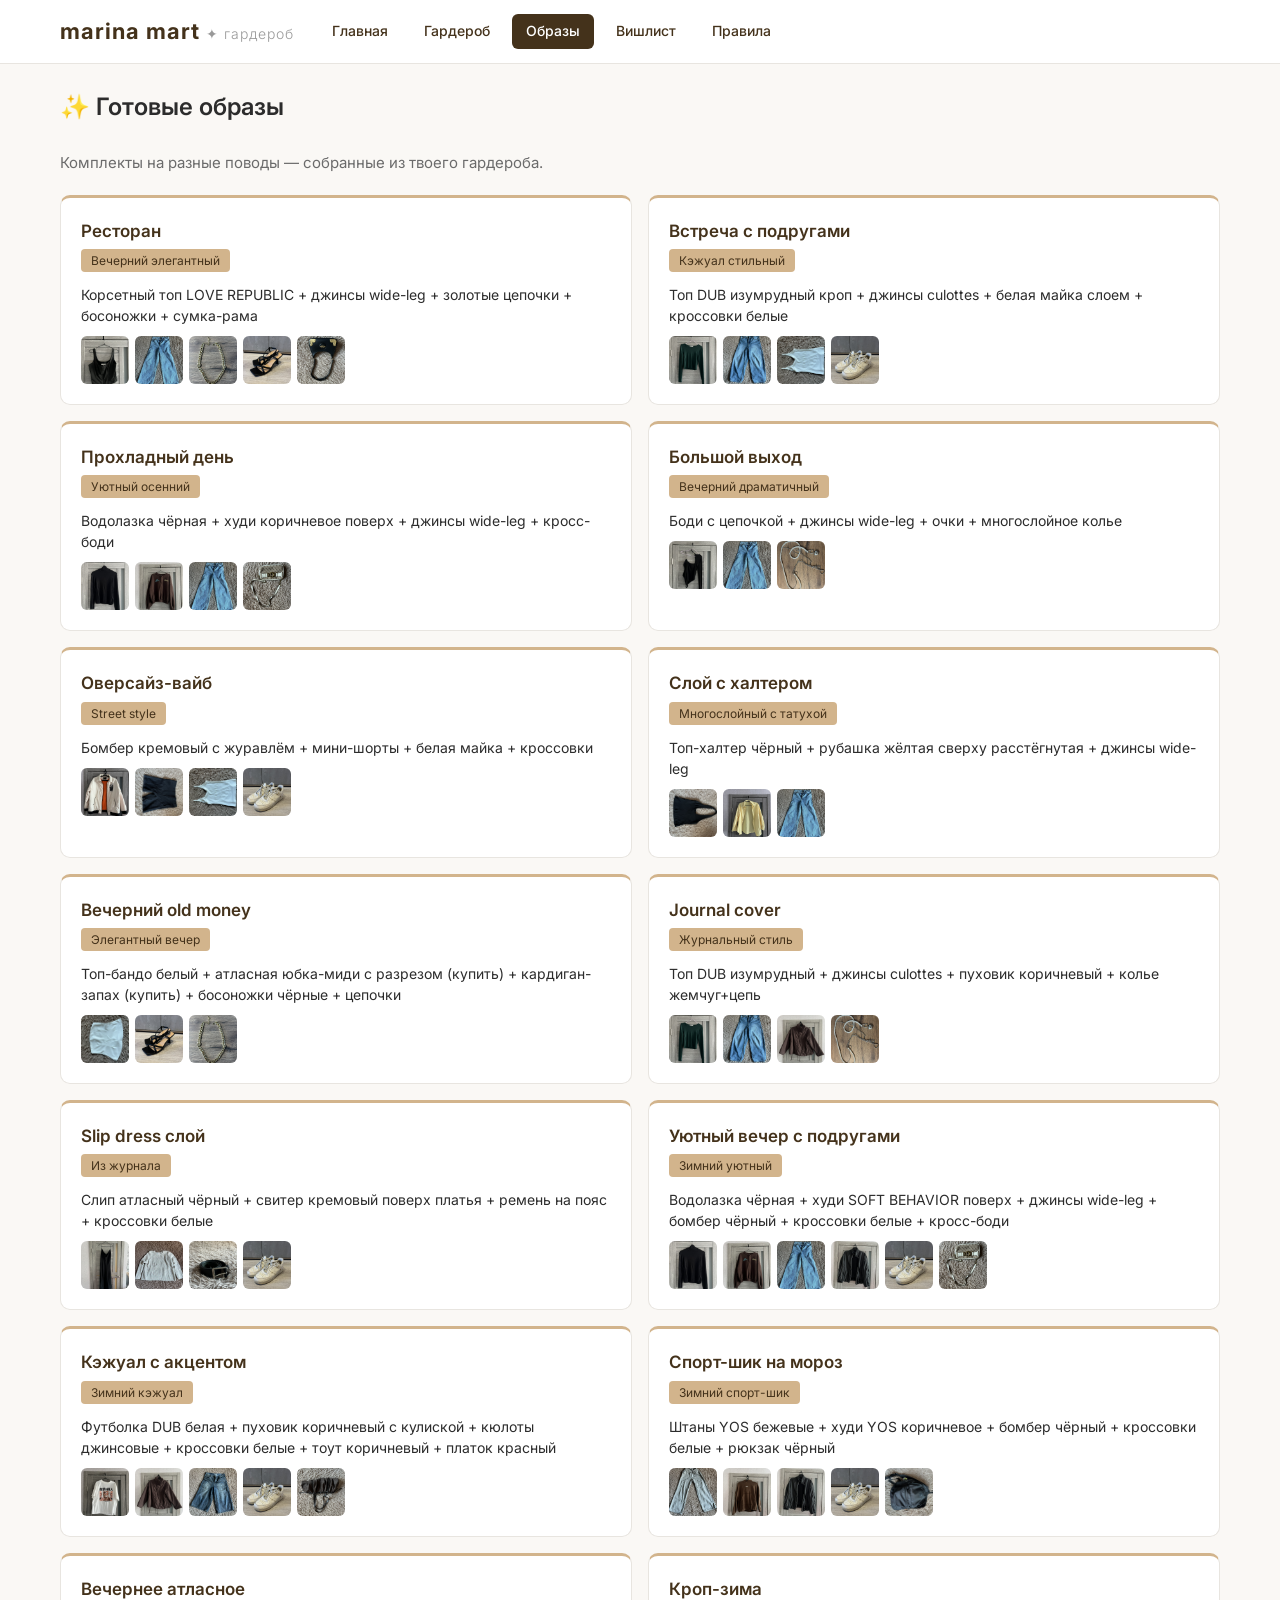
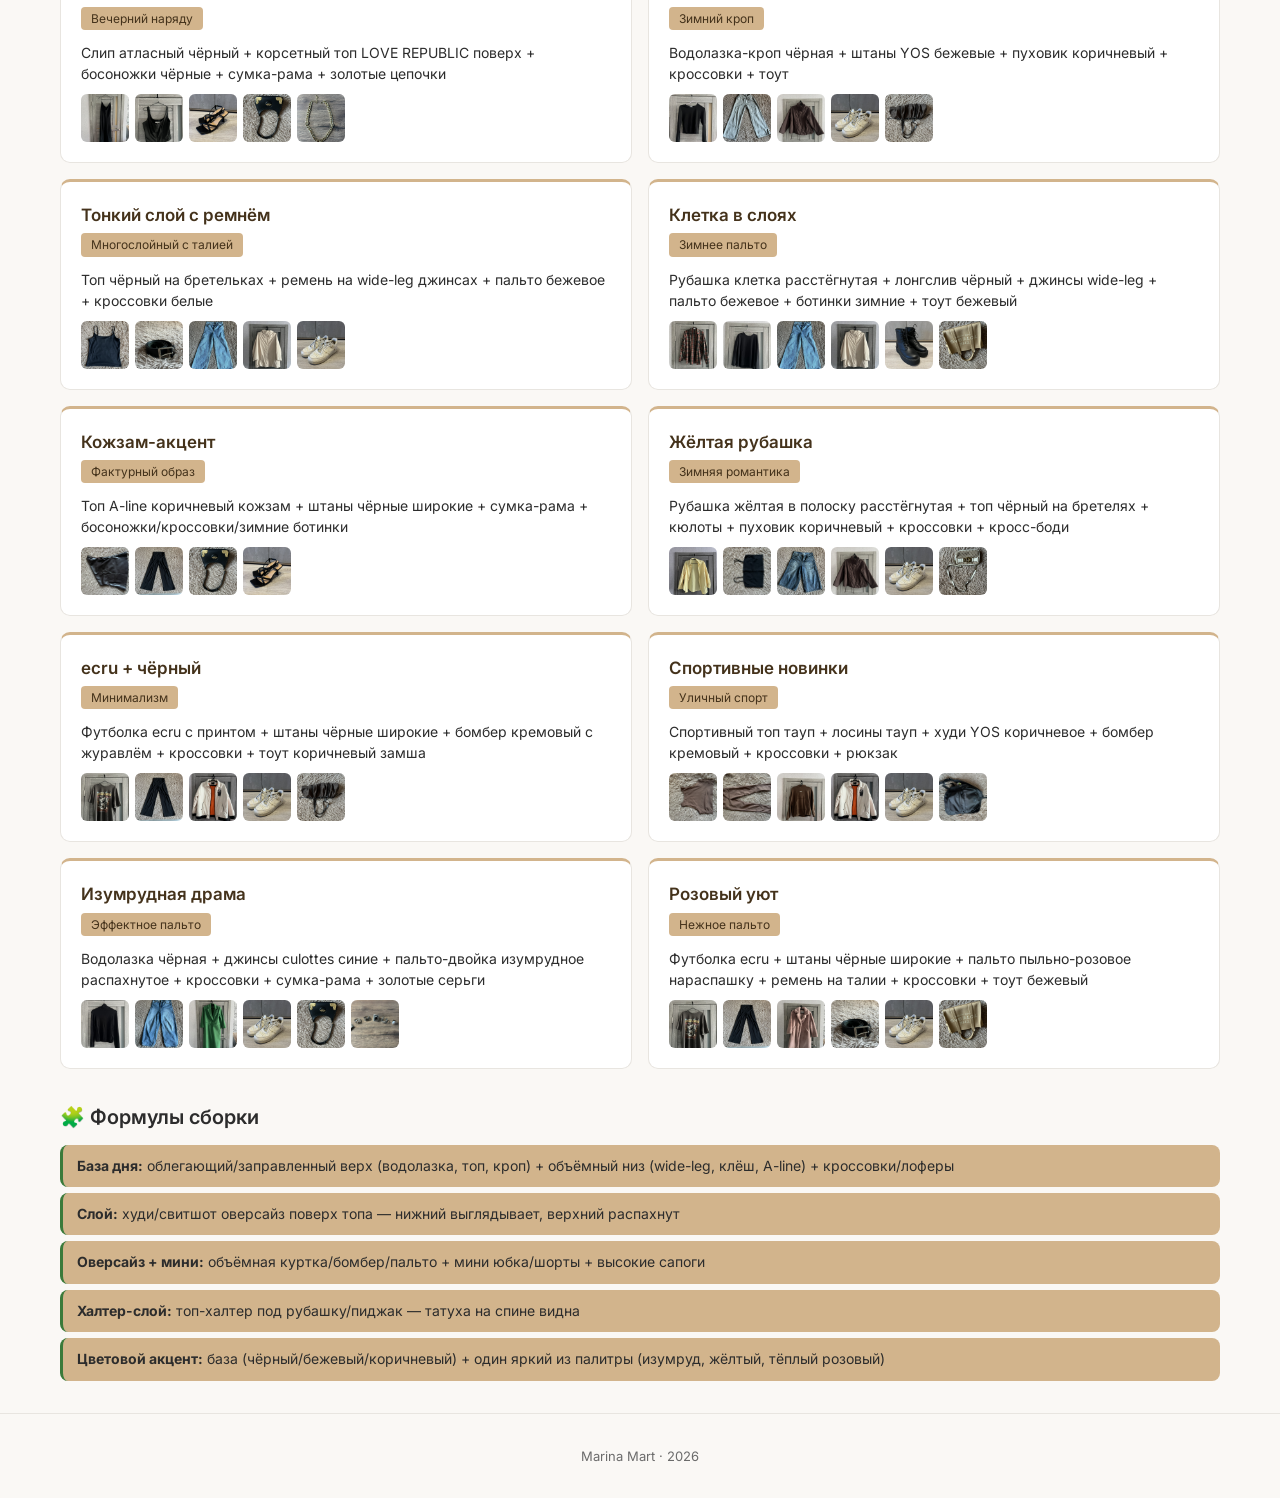
<file: obrazy.html>
<!DOCTYPE html>
<html lang="ru">
<head><meta charset="UTF-8"><meta name="viewport" content="width=device-width,initial-scale=1">
<title>Образы — Marina Mart</title>
<link rel="stylesheet" href="css/style.css">
</head>
<body>
<header><div class="container">
  <a href="index.html" class="logo">marina mart <span>✦ гардероб</span></a>
  <nav>
    <a href="index.html">Главная</a>
    <a href="garderob.html">Гардероб</a>
    <a href="obrazy.html" class="active">Образы</a>
    <a href="wishlist.html">Вишлист</a>
    <a href="rules.html">Правила</a>
  </nav>
</div></header>
<div class="container">
  <h1 style="font-size:24px;font-weight:600;margin:24px 0">✨ Готовые образы</h1>
  <p style="font-size:15px;color:var(--muted);margin-bottom:20px">Комплекты на разные поводы — собранные из твоего гардероба.</p>
  <div id="outfits-grid" class="card-grid c2"></div>

  <div class="section">
    <h2>🧩 Формулы сборки</h2>
    <ul class="rule-list">
      <li class="good"><strong>База дня:</strong> облегающий/заправленный верх (водолазка, топ, кроп) + объёмный низ (wide-leg, клёш, A-line) + кроссовки/лоферы</li>
      <li class="good"><strong>Слой:</strong> худи/свитшот оверсайз поверх топа — нижний выглядывает, верхний распахнут</li>
      <li class="good"><strong>Оверсайз + мини:</strong> объёмная куртка/бомбер/пальто + мини юбка/шорты + высокие сапоги</li>
      <li class="good"><strong>Халтер-слой:</strong> топ-халтер под рубашку/пиджак — татуха на спине виднa</li>
      <li class="good"><strong>Цветовой акцент:</strong> база (чёрный/бежевый/коричневый) + один яркий из палитры (изумруд, жёлтый, тёплый розовый)</li>
    </ul>
  </div>
</div>
<footer><div class="container">Marina Mart · 2026</div></footer>
<script src="js/app.js"></script>
</body>
</html>
</file>
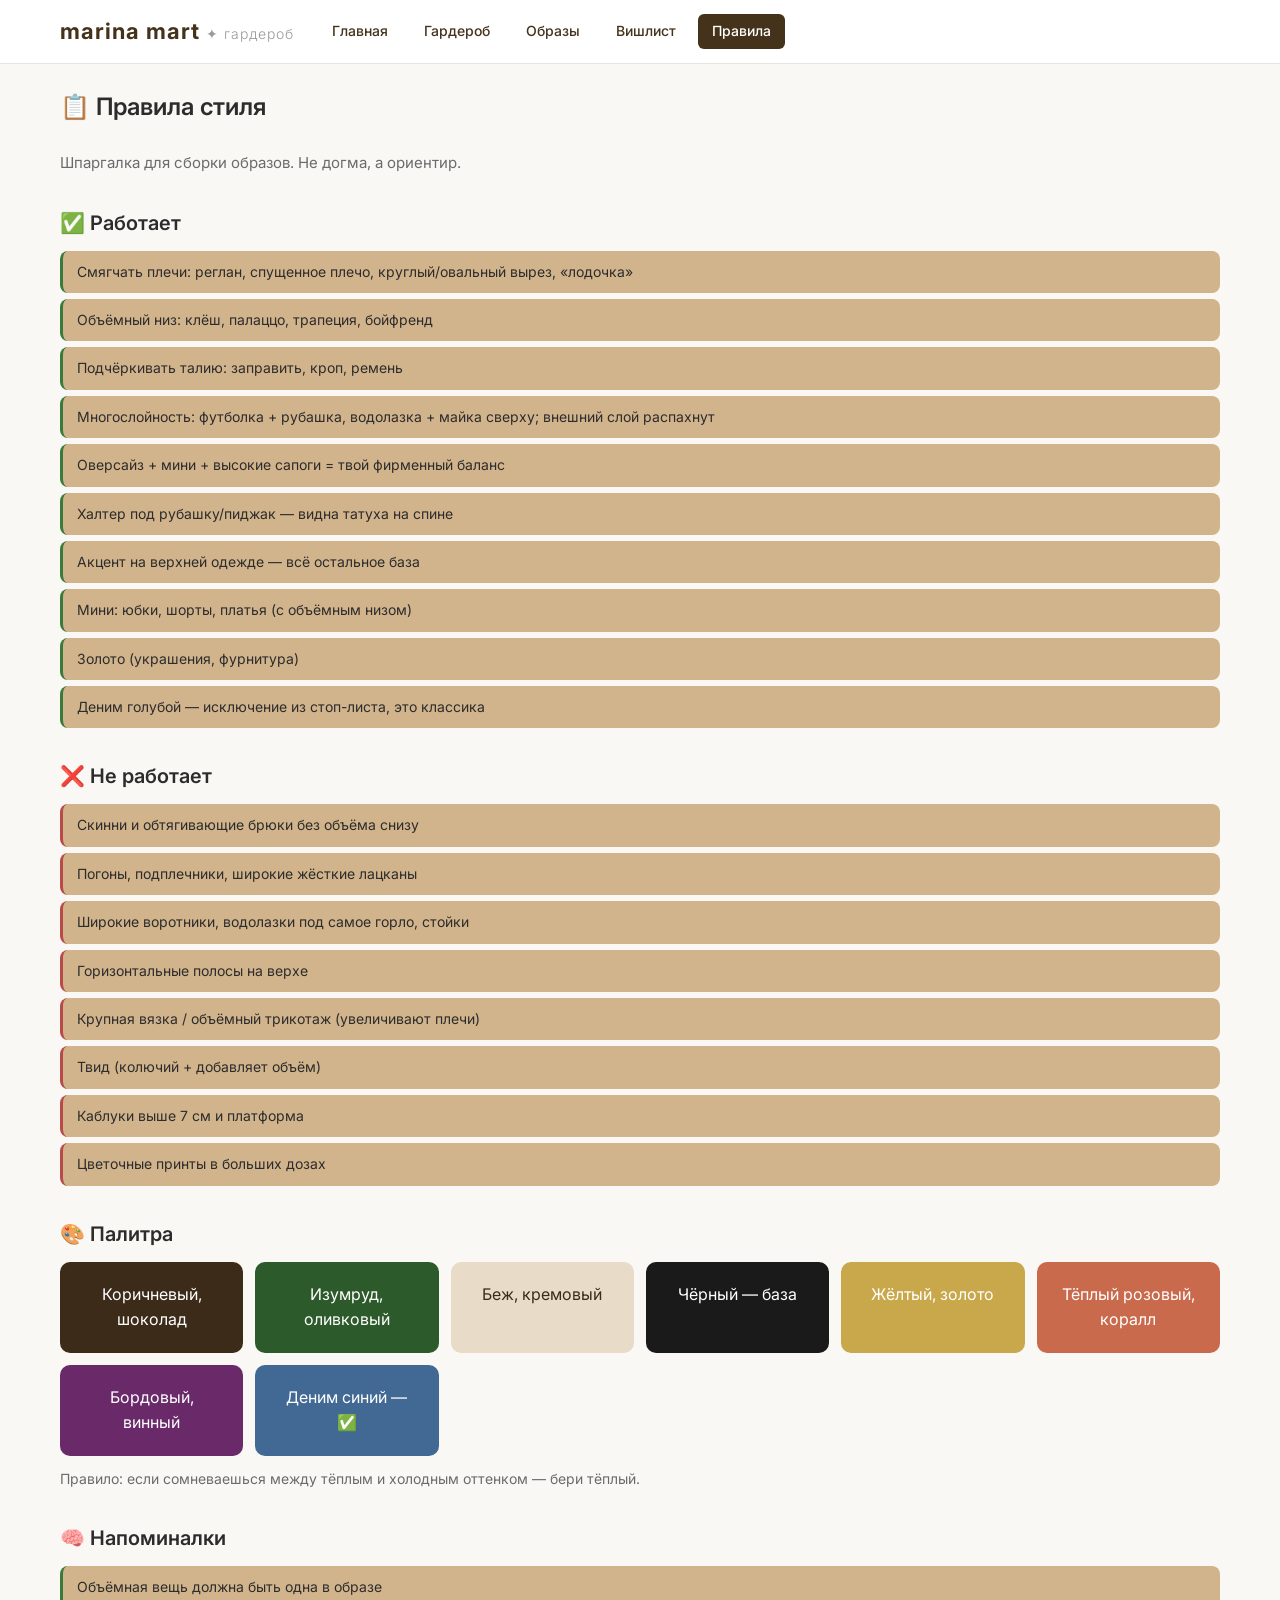
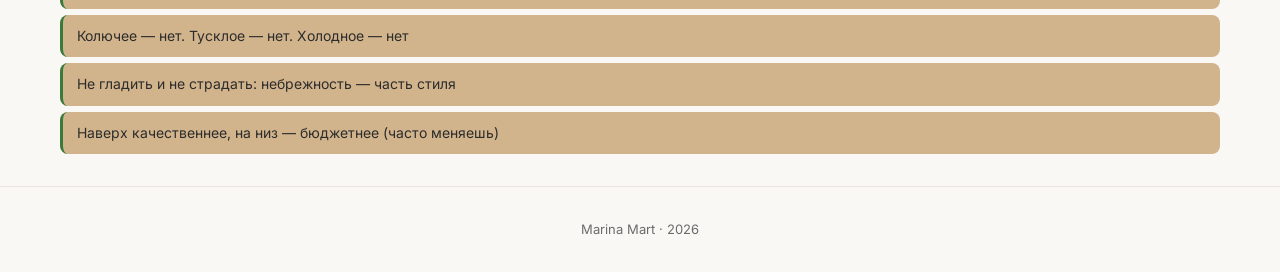
<file: rules.html>
<!DOCTYPE html>
<html lang="ru">
<head><meta charset="UTF-8"><meta name="viewport" content="width=device-width,initial-scale=1">
<title>Правила — Marina Mart</title>
<link rel="stylesheet" href="css/style.css">
</head>
<body>
<header><div class="container">
  <a href="index.html" class="logo">marina mart <span>✦ гардероб</span></a>
  <nav>
    <a href="index.html">Главная</a>
    <a href="garderob.html">Гардероб</a>
    <a href="obrazy.html">Образы</a>
    <a href="wishlist.html">Вишлист</a>
    <a href="rules.html" class="active">Правила</a>
  </nav>
</div></header>
<div class="container">
  <h1 style="font-size:24px;font-weight:600;margin:24px 0">📋 Правила стиля</h1>
  <p style="font-size:15px;color:var(--muted);margin-bottom:20px">Шпаргалка для сборки образов. Не догма, а ориентир.</p>

  <div class="section">
    <h2>✅ Работает</h2>
    <ul class="rule-list">
      <li class="good">Смягчать плечи: реглан, спущенное плечо, круглый/овальный вырез, «лодочка»</li>
      <li class="good">Объёмный низ: клёш, палаццо, трапеция, бойфренд</li>
      <li class="good">Подчёркивать талию: заправить, кроп, ремень</li>
      <li class="good">Многослойность: футболка + рубашка, водолазка + майка сверху; внешний слой распахнут</li>
      <li class="good">Оверсайз + мини + высокие сапоги = твой фирменный баланс</li>
      <li class="good">Халтер под рубашку/пиджак — видна татуха на спине</li>
      <li class="good">Акцент на верхней одежде — всё остальное база</li>
      <li class="good">Мини: юбки, шорты, платья (с объёмным низом) </li>
      <li class="good">Золото (украшения, фурнитура)</li>
      <li class="good">Деним голубой — исключение из стоп-листа, это классика</li>
    </ul>
  </div>

  <div class="section">
    <h2>❌ Не работает</h2>
    <ul class="rule-list">
      <li class="bad">Скинни и обтягивающие брюки без объёма снизу</li>
      <li class="bad">Погоны, подплечники, широкие жёсткие лацканы</li>
      <li class="bad">Широкие воротники, водолазки под самое горло, стойки</li>
      <li class="bad">Горизонтальные полосы на верхе</li>
      <li class="bad">Крупная вязка / объёмный трикотаж (увеличивают плечи)</li>
      <li class="bad">Твид (колючий + добавляет объём)</li>
      <li class="bad">Каблуки выше 7 см и платформа</li>
      <li class="bad">Цветочные принты в больших дозах</li>
    </ul>
  </div>

  <div class="section">
    <h2>🎨 Палитра</h2>
    <div style="display:grid;grid-template-columns:repeat(auto-fill,minmax(180px,1fr));gap:12px">
      <div style="padding:20px;border-radius:10px;background:#3d2b1a;color:#fff;text-align:center">Коричневый, шоколад</div>
      <div style="padding:20px;border-radius:10px;background:#2d5a2a;color:#fff;text-align:center">Изумруд, оливковый</div>
      <div style="padding:20px;border-radius:10px;background:#e8dcc8;color:#3d2b1a;text-align:center">Беж, кремовый</div>
      <div style="padding:20px;border-radius:10px;background:#1a1a1a;color:#fff;text-align:center">Чёрный — база</div>
      <div style="padding:20px;border-radius:10px;background:#c9a84c;color:#fff;text-align:center">Жёлтый, золото</div>
      <div style="padding:20px;border-radius:10px;background:#c96a4c;color:#fff;text-align:center">Тёплый розовый, коралл</div>
      <div style="padding:20px;border-radius:10px;background:#6a2a6a;color:#fff;text-align:center">Бордовый, винный</div>
      <div style="padding:20px;border-radius:10px;background:#426894;color:#fff;text-align:center">Деним синий — ✅</div>
    </div>
    <p style="font-size:14px;color:var(--muted);margin-top:12px">Правило: если сомневаешься между тёплым и холодным оттенком — бери тёплый.</p>
  </div>

  <div class="section">
    <h2>🧠 Напоминалки</h2>
    <ul class="rule-list">
      <li class="good">Объёмная вещь должна быть одна в образе</li>
      <li class="good">Колючее — нет. Тусклое — нет. Холодное — нет</li>
      <li class="good">Не гладить и не страдать: небрежность — часть стиля</li>
      <li class="good">Наверх качественнее, на низ — бюджетнее (часто меняешь)</li>
    </ul>
  </div>
</div>
<footer><div class="container">Marina Mart · 2026</div></footer>
<script src="js/app.js"></script>
</body>
</html>
</file>
<file: css/style.css>
@import url('https://fonts.googleapis.com/css2?family=Inter:wght@300;400;500;600;700&display=swap');
:root {
  --bg: #faf8f5; --card: #ffffff; --text: #2c2c2c; --muted: #6b6b6b;
  --border: #e8e5e0; --accent: #44321B; --accent-light: #D2B48C;
  --gold: #c9a84c; --green: #3a7a3a; --red: #b84a4a; --orange: #c97a3a;
  --tag-bg: #D2B48C33; --hover: #D2B48C44;
}
*{margin:0;padding:0;box-sizing:border-box}
body{font-family:'Inter',sans-serif;background:var(--bg);color:var(--text);line-height:1.6}
a{color:var(--accent);text-decoration:none}
::selection{background:var(--accent-light);color:var(--accent)}
.container{max-width:1200px;margin:0 auto;padding:0 20px}

/* header */
header{background:var(--card);border-bottom:1px solid var(--border);position:sticky;top:0;z-index:100}
header .container{display:flex;align-items:center;gap:24px;padding:14px 20px}
.logo{font-size:22px;font-weight:700;color:var(--accent);letter-spacing:1px}
.logo span{color:#999;font-weight:300;font-size:14px}
nav{display:flex;gap:8px;flex-wrap:wrap}
nav a{padding:6px 14px;border-radius:6px;font-size:14px;font-weight:500;transition:.15s}
nav a:hover{background:var(--accent-light);color:var(--accent)}
nav a.active{background:var(--accent);color:var(--card)}

/* cards */
.card{background:var(--card);border:1px solid var(--border);border-radius:10px;padding:16px;transition:.15s}
.card:hover{background:#f8f4ee}
.card-grid{display:grid;gap:16px}
.card-grid.c2{grid-template-columns:repeat(2,1fr)}
.card-grid.c3{grid-template-columns:repeat(3,1fr)}
.card-grid.c4{grid-template-columns:repeat(4,1fr)}
@media(max-width:900px){.card-grid.c4{grid-template-columns:repeat(2,1fr)}}
@media(max-width:600px){.card-grid.c2,.card-grid.c3,.card-grid.c4{grid-template-columns:1fr}}

/* item cards */
.item-card{display:flex;gap:12px;align-items:start}
.item-card img{width:80px;height:80px;object-fit:cover;border-radius:8px;background:#eee}
.item-info{flex:1}
.item-info .title{font-size:15px;font-weight:600;margin-bottom:4px}
.item-info .meta{font-size:13px;color:var(--muted)}
.verdict{display:inline-block;font-size:13px;padding:2px 10px;border-radius:4px;font-weight:600}
.verdict-yes{background:#e8f5e8;color:var(--green)}
.verdict-fav{background:#d4e8d4;color:#1a6b1a}
.verdict-maybe{background:#fef0e0;color:var(--orange)}
.verdict-no{background:#fce8e8;color:var(--red)}

/* filters */
.filters{display:flex;gap:8px;margin-bottom:16px;flex-wrap:wrap}
.filter-btn{padding:6px 14px;border-radius:6px;border:1px solid var(--border);font-size:13px;cursor:pointer;background:var(--card);transition:.15s;color:var(--text)}
.filter-btn:hover{background:var(--accent-light);color:var(--accent)}
.filter-btn.active{background:var(--accent);color:var(--card);border-color:var(--accent)}

/* sections */
.section{margin:32px 0}
.section h2{font-size:20px;font-weight:600;margin-bottom:12px;display:flex;align-items:center;gap:8px}
.section h2 span{font-size:13px;color:var(--muted);font-weight:400}

/* hero */
.hero{text-align:center;padding:48px 0 32px;position:relative}
.hero::before{content:'';position:absolute;top:0;left:0;right:0;height:4px;background:linear-gradient(90deg,var(--accent-light),var(--accent),var(--gold))}
.hero h1{font-size:36px;font-weight:700;color:var(--accent)}
.hero p{font-size:16px;color:var(--muted);max-width:600px;margin:12px auto 0;line-height:1.5}
.stats{display:grid;grid-template-columns:repeat(auto-fill,minmax(160px,1fr));gap:12px;margin:24px 0}
.stat-card{text-align:center;padding:20px;background:var(--accent-light);border-radius:10px;color:var(--accent)}
.stat-card .num{font-size:28px;font-weight:700;color:var(--accent)}
.stat-card .label{font-size:12px;color:#6b5b3a;margin-top:4px}

/* tables */
table{width:100%;border-collapse:collapse;font-size:14px}
th,td{padding:10px 12px;text-align:left;border-bottom:1px solid var(--border)}
th{font-weight:600;color:var(--muted);font-size:13px}

/* wishlist */
.wish-item{display:flex;gap:16px;align-items:center;padding:14px 0;border-bottom:1px solid var(--border)}
.wish-item:last-child{border-bottom:none}
.wish-info{flex:1}
.wish-info.done{opacity:.5;text-decoration:line-through}
.wish-info .name{font-size:15px;font-weight:600}
.wish-info .meta{font-size:13px;color:var(--muted)}
.wish-budget{font-size:15px;font-weight:600;color:var(--accent);text-align:right}
.priority{display:inline-block;font-size:12px;padding:2px 8px;border-radius:4px}
.priority-high{background:var(--accent-light);color:var(--accent)}
.priority-medium{background:var(--accent-light);color:#6b5b3a}
.priority-low{background:var(--accent-light);color:#8b7b5a}

/* footer */
footer{text-align:center;padding:32px 0;color:var(--muted);font-size:13px;border-top:1px solid var(--border)}

/* rules */
.rule-list{list-style:none;padding:0}
.rule-list li{padding:10px 14px;margin-bottom:6px;background:var(--card);border-radius:8px;border-left:3px solid var(--accent);font-size:14px}
.rule-list li.good{background:var(--accent-light);border-left-color:var(--green)}
.rule-list li.bad{background:var(--accent-light);border-left-color:var(--red)}

/* outfit cards */
.outfit-card{background:var(--card);border:1px solid var(--border);border-radius:10px;padding:20px;border-top:3px solid var(--accent-light)}
.outfit-card h3{font-size:17px;font-weight:600;margin-bottom:4px;color:var(--accent)}
.outfit-card .vibe{font-size:13px;color:var(--muted);margin-bottom:12px}
.outfit-card .desc{font-size:14px;line-height:1.5}
.outfit-card .items-used{display:flex;gap:6px;flex-wrap:wrap;margin-top:10px}
.outfit-card .items-used img{width:48px;height:48px;object-fit:cover;border-radius:6px}
.vibe-tag{display:inline-block;padding:2px 10px;border-radius:4px;background:var(--accent-light);font-size:12px;color:var(--accent)}
</file>
